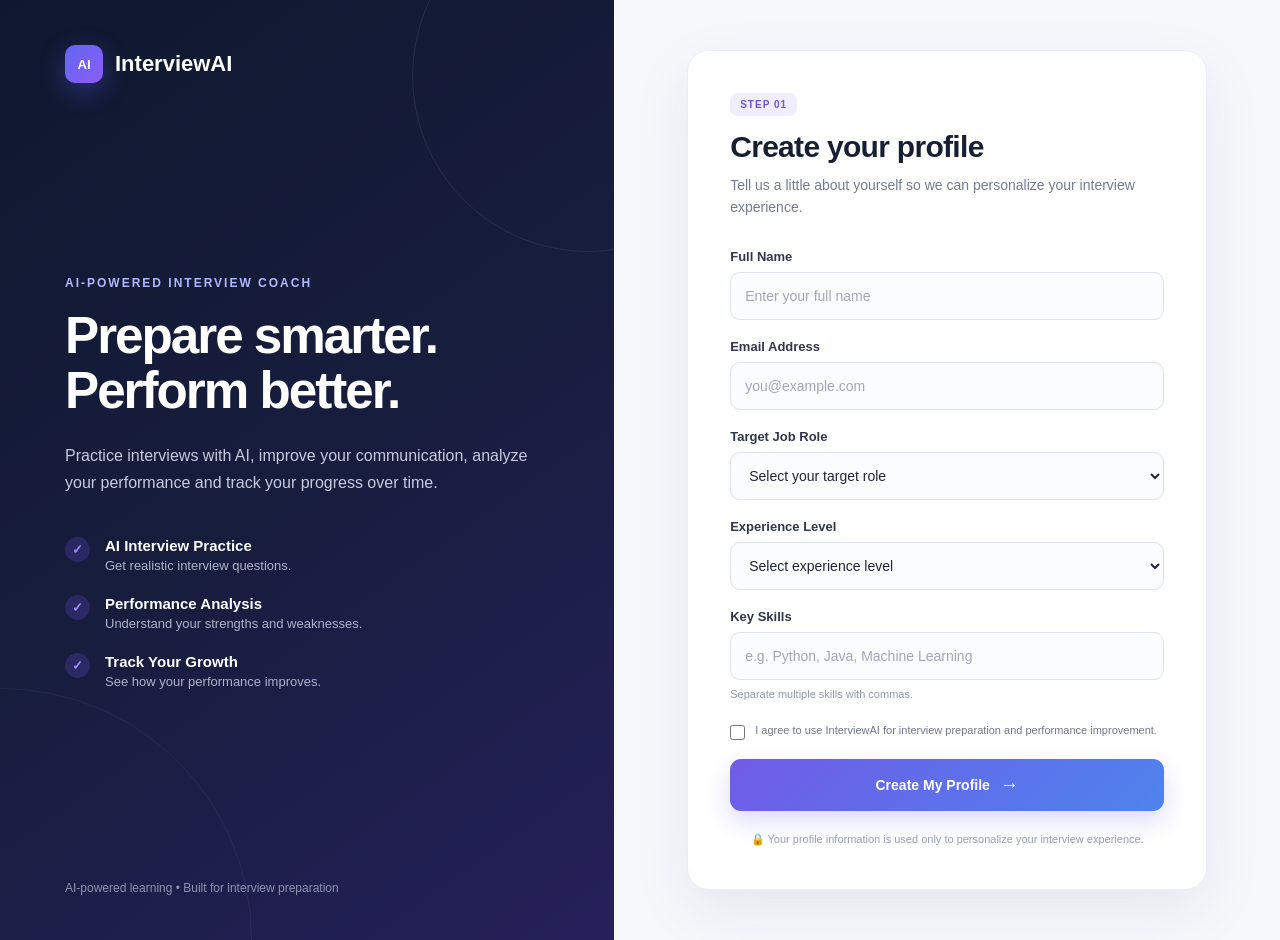
<file: index.html>
<!DOCTYPE html>
<html lang="en">
<head>
    <meta charset="UTF-8">
    <meta name="viewport" content="width=device-width, initial-scale=1.0">

    <title>InterviewAI | Create Profile</title>

    <link rel="stylesheet" href="style.css">
</head>

<body>

    <div class="register-container">

        <!-- LEFT SIDE -->
        <div class="register-left">

            <div class="brand">
                <div class="brand-icon">AI</div>
                <span>InterviewAI</span>
            </div>

            <div class="hero-content">

                <p class="tagline">AI-POWERED INTERVIEW COACH</p>

                <h1>
                    Prepare smarter.<br>
                    Perform better.
                </h1>

                <p class="description">
                    Practice interviews with AI, improve your communication,
                    analyze your performance and track your progress over time.
                </p>

                <div class="features">

                    <div class="feature">
                        <span>✓</span>
                        <div>
                            <strong>AI Interview Practice</strong>
                            <p>Get realistic interview questions.</p>
                        </div>
                    </div>

                    <div class="feature">
                        <span>✓</span>
                        <div>
                            <strong>Performance Analysis</strong>
                            <p>Understand your strengths and weaknesses.</p>
                        </div>
                    </div>

                    <div class="feature">
                        <span>✓</span>
                        <div>
                            <strong>Track Your Growth</strong>
                            <p>See how your performance improves.</p>
                        </div>
                    </div>

                </div>

            </div>

            <div class="left-footer">
                AI-powered learning • Built for interview preparation
            </div>

        </div>


        <!-- RIGHT SIDE -->
        <div class="register-right">

            <div class="form-wrapper">

                <div class="form-heading">

                    <span class="step">STEP 01</span>

                    <h2>Create your profile</h2>

                    <p>
                        Tell us a little about yourself so we can personalize
                        your interview experience.
                    </p>

                </div>


                <form id="registrationForm">

                    <!-- NAME -->
                    <div class="form-group">

                        <label for="fullName">
                            Full Name
                        </label>

                        <input
                            type="text"
                            id="fullName"
                            placeholder="Enter your full name"
                            required
                        >

                    </div>


                    <!-- EMAIL -->
                    <div class="form-group">

                        <label for="email">
                            Email Address
                        </label>

                        <input
                            type="email"
                            id="email"
                            placeholder="you@example.com"
                            required
                        >

                    </div>


                    <!-- TARGET ROLE -->
                    <div class="form-group">

                        <label for="targetRole">
                            Target Job Role
                        </label>

                        <select id="targetRole" required>

                            <option value="">
                                Select your target role
                            </option>

                            <option value="Software Developer">
                                Software Developer
                            </option>

                            <option value="AI/ML Engineer">
                                AI / ML Engineer
                            </option>

                            <option value="Data Scientist">
                                Data Scientist
                            </option>

                            <option value="Web Developer">
                                Web Developer
                            </option>

                            <option value="Data Analyst">
                                Data Analyst
                            </option>

                            <option value="Other">
                                Other
                            </option>

                        </select>

                    </div>


                    <!-- EXPERIENCE -->
                    <div class="form-group">

                        <label for="experience">
                            Experience Level
                        </label>

                        <select id="experience" required>

                            <option value="">
                                Select experience level
                            </option>

                            <option value="Student">
                                Student / Fresher
                            </option>

                            <option value="0-1">
                                0–1 Years
                            </option>

                            <option value="1-3">
                                1–3 Years
                            </option>

                            <option value="3+">
                                3+ Years
                            </option>

                        </select>

                    </div>


                    <!-- SKILLS -->
                    <div class="form-group">

                        <label for="skills">
                            Key Skills
                        </label>

                        <input
                            type="text"
                            id="skills"
                            placeholder="e.g. Python, Java, Machine Learning"
                            required
                        >

                        <small>
                            Separate multiple skills with commas.
                        </small>

                    </div>


                    <!-- TERMS -->
                    <div class="terms">

                        <input
                            type="checkbox"
                            id="terms"
                            required
                        >

                        <label for="terms">
                            I agree to use InterviewAI for interview
                            preparation and performance improvement.
                        </label>

                    </div>


                    <!-- BUTTON -->
                    <button
                        type="submit"
                        class="create-btn"
                    >
                        Create My Profile
                        <span>→</span>
                    </button>

                </form>


                <p class="privacy-note">
                    🔒 Your profile information is used only to personalize
                    your interview experience.
                </p>

            </div>

        </div>

    </div>

    <script src="script.js"></script>

</body>
</html>
</file>
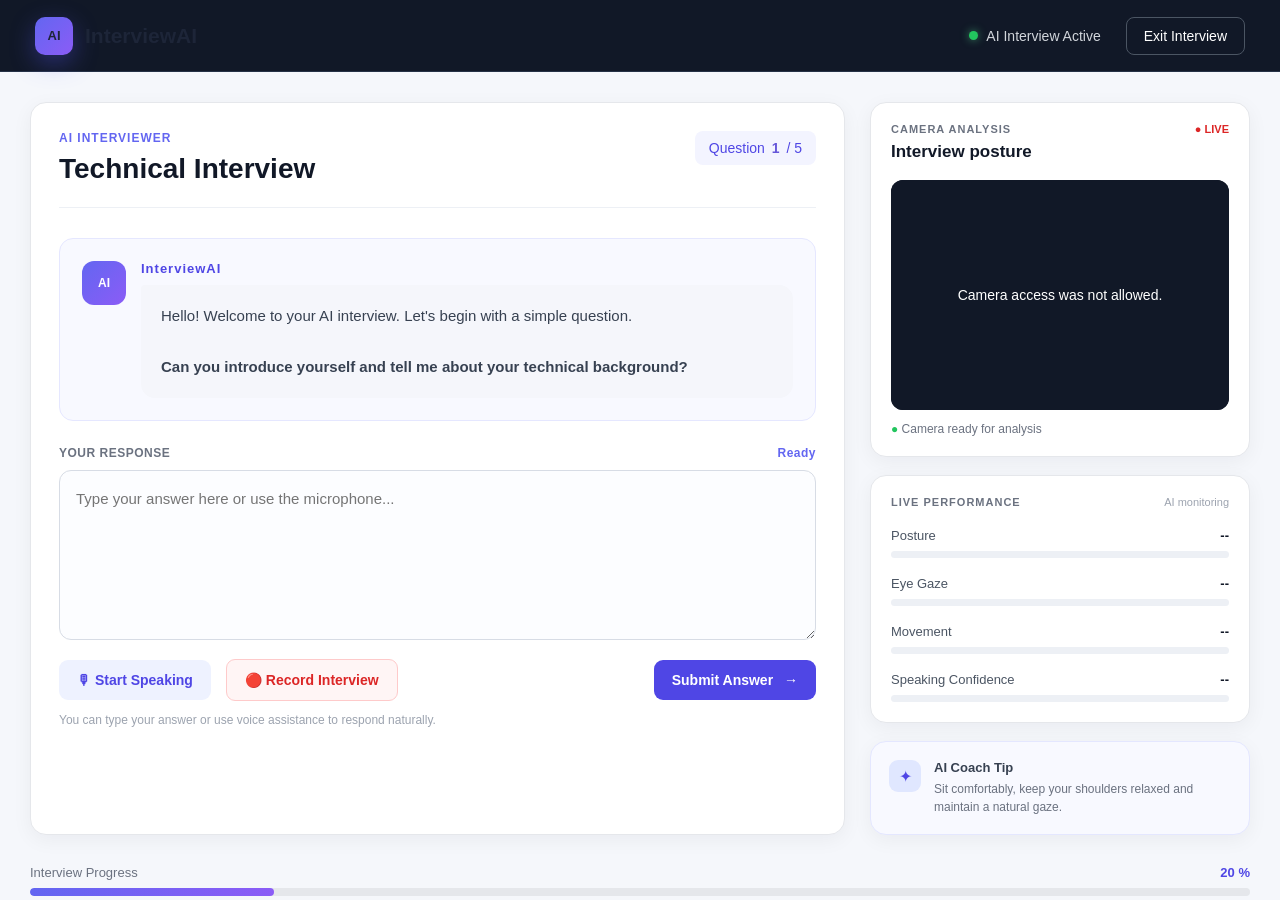
<file: interview.html>
<!DOCTYPE html>
<html lang="en">

<head>

    <meta charset="UTF-8">

    <meta
        name="viewport"
        content="width=device-width, initial-scale=1.0"
    >

    <title>InterviewAI | AI Interview</title>

    <link rel="stylesheet" href="style.css">
    
</head>


<body>

<div class="interview-page">


    <!-- ========================================
         TOP BAR
    ======================================== -->

    <header class="interview-header">

        <div class="interview-brand">

            <div class="brand-icon">
                AI
            </div>

            <span>
                InterviewAI
            </span>

        </div>


        <div class="interview-status">

            <span class="status-dot"></span>

            AI Interview Active

        </div>


        <button
            class="exit-interview"
            onclick="exitInterview()"
        >
            Exit Interview
        </button>

    </header>



    <!-- ========================================
         MAIN INTERVIEW AREA
    ======================================== -->

    <main class="interview-main">


        <!-- ====================================
             LEFT: AI CHAT
        ===================================== -->

        <section class="interview-chat">


            <div class="chat-header">

                <div>

                    <p class="dashboard-label">
                        AI INTERVIEWER
                    </p>

                    <h1>
                        Technical Interview
                    </h1>

                </div>


                <div class="question-counter">

                    Question
                    <strong id="questionNumber">
                        1
                    </strong>
                    / 5

                </div>

            </div>



            <!-- AI MESSAGE -->

            <div class="ai-message">

                <div class="ai-avatar">
                    AI
                </div>


                <div class="message-content">

                    <span class="message-label">
                        InterviewAI
                    </span>

                    <p id="aiQuestion">

                        Hello! Welcome to your AI interview.

                        Let's begin with a simple question.

                        <br><br>

                        <strong>
                            Can you introduce yourself and
                            tell me about your technical
                            background?
                        </strong>

                    </p>

                </div>

            </div>



            <!-- RESPONSE AREA -->

            <div class="response-area">


                <div class="response-label">

                    <span>
                        YOUR RESPONSE
                    </span>

                    <span id="recordingStatus">
                        Ready
                    </span>

                </div>


                <textarea
                    id="answerInput"
                    placeholder="Type your answer here or use the microphone..."
                ></textarea>


                <!-- VOICE CONTROLS -->

                <div class="voice-controls">
                    <button
                    id="micButton"
                    class="mic-button"
                    onclick="toggleRecording()"
                    >
                    🎙
                    <span>Start Speaking</span>
                </button>
                <button
                id="recordButton"
                class="record-button"
                onclick="toggleInterviewRecording()"
                >
                🔴
                <span>Record Interview</span>
            </button>
            <button
            class="submit-answer"
            onclick="submitAnswer()"
            >
            Submit Answer
            <span>→</span>
        </button>
    </div>


                <p class="voice-note">

                    You can type your answer or use voice
                    assistance to respond naturally.

                </p>

            </div>


        </section>



        <!-- ====================================
             RIGHT: CAMERA + LIVE ANALYSIS
        ===================================== -->

        <aside class="analysis-panel">


            <!-- CAMERA -->

            <div class="camera-card">

                <div class="camera-header">

                    <div>

                        <span>
                            CAMERA ANALYSIS
                        </span>

                        <h3>
                            Interview posture
                        </h3>

                    </div>


                    <span class="camera-live">
                        ● LIVE
                    </span>

                </div>


                <div class="camera-preview">
                    <video
                    id="cameraVideo"
                    autoplay
                    playsinline
                    muted
                    ></video>
                <div
                id="cameraMessage"
                class="camera-message"
                >
                Starting camera...
            </div>
        </div>


                <div class="camera-status">

                    <span>
                        ●
                    </span>

                    Camera ready for analysis

                </div>

            </div>



            <!-- LIVE METRICS -->

            <div class="metrics-card">

                <div class="metrics-title">

                    <span>
                        LIVE PERFORMANCE
                    </span>

                    <small>
                        AI monitoring
                    </small>

                </div>


                <!-- POSTURE -->

                <div class="metric">

                    <div class="metric-top">

                        <span>
                            Posture
                        </span>

                        <strong id="postureScore">
                            --
                        </strong>

                    </div>


                    <div class="metric-bar">

                        <div
                            id="postureProgress"
                            style="width: 0%;"
                        ></div>

                    </div>

                </div>



                <!-- GAZE -->

                <div class="metric">

                    <div class="metric-top">

                        <span>
                            Eye Gaze
                        </span>

                        <strong id="gazeScore">
                            --
                        </strong>

                    </div>


                    <div class="metric-bar">

                        <div
                            id="gazeProgress"
                            style="width: 0%;"
                        ></div>

                    </div>

                </div>



                <!-- MOVEMENT -->

                <div class="metric">

                    <div class="metric-top">

                        <span>
                            Movement
                        </span>

                        <strong id="movementScore">
                            --
                        </strong>

                    </div>


                    <div class="metric-bar">

                        <div
                            id="movementProgress"
                            style="width: 0%;"
                        ></div>

                    </div>

                </div>



                <!-- CONFIDENCE -->

                <div class="metric">

                    <div class="metric-top">

                        <span>
                            Speaking Confidence
                        </span>

                        <strong id="confidenceLiveScore">
                            --
                        </strong>

                    </div>


                    <div class="metric-bar">

                        <div
                            id="confidenceLiveProgress"
                            style="width: 0%;"
                        ></div>

                    </div>

                </div>

            </div>



            <!-- AI TIP -->

            <div class="live-tip">

                <span class="tip-icon">
                    ✦
                </span>

                <div>

                    <strong>
                        AI Coach Tip
                    </strong>

                    <p id="aiTip">
                        Sit comfortably, keep your shoulders
                        relaxed and maintain a natural gaze.
                    </p>

                </div>

            </div>


        </aside>


    </main>



    <!-- ========================================
         INTERVIEW PROGRESS
    ======================================== -->

    <div class="interview-progress">

        <div class="progress-info">

            <span>
                Interview Progress
            </span>

            <strong>
                <span id="progressPercent">
                    20
                </span>%
            </strong>

        </div>


        <div class="interview-progress-bar">

            <div
                id="interviewProgress"
                style="width: 20%;"
            ></div>

        </div>

    </div>


</div>



<script>

    // ========================================
    // QUESTIONS
    // ========================================

    const questions = [

        "Can you introduce yourself and tell me about your technical background?",

        "Tell me about a project you have worked on and the technologies you used.",

        "What is the difference between supervised and unsupervised machine learning?",

        "Describe a difficult technical problem you faced and how you solved it.",

        "Why should we consider you for this role?"
    ];


    let currentQuestion = 0;


    // ========================================
    // DISPLAY NEXT QUESTION
    // ========================================

    function showNextQuestion() {

        currentQuestion++;

        if (currentQuestion >= questions.length) {

            finishInterview();

            return;
        }


        document.getElementById("questionNumber")
            .textContent = currentQuestion + 1;


        document.getElementById("aiQuestion")
    .innerHTML =
    questions[currentQuestion];


// AI speaks the new question
setTimeout(() => {
    speakAI(questions[currentQuestion]);
}, 500);


        document.getElementById("answerInput")
            .value = "";


        const progress =
            ((currentQuestion + 1) / questions.length) * 100;


        document.getElementById("interviewProgress")
            .style.width = progress + "%";


        document.getElementById("progressPercent")
            .textContent = Math.round(progress);

    }



    // ========================================
    // SUBMIT ANSWER
    // ========================================

    function submitAnswer() {

        const answer =
            document.getElementById("answerInput")
                .value.trim();


        if (answer === "") {

            alert("Please provide an answer before continuing.");

            return;
        }


        // Temporary simulation
        // Real AI analysis will be connected later.

        updateLiveMetrics();

        showNextQuestion();

    }



    // ========================================
    // TEMPORARY LIVE METRICS
    // ========================================

    function updateLiveMetrics() {

        const posture = Math.floor(
            Math.random() * 15
        ) + 80;

        const gaze = Math.floor(
            Math.random() * 15
        ) + 75;

        const movement = Math.floor(
            Math.random() * 15
        ) + 78;

        const confidence = Math.floor(
            Math.random() * 15
        ) + 70;


        document.getElementById("postureScore")
            .textContent = posture + "%";

        document.getElementById("gazeScore")
            .textContent = gaze + "%";

        document.getElementById("movementScore")
            .textContent = movement + "%";

        document.getElementById("confidenceLiveScore")
            .textContent = confidence + "%";


        document.getElementById("postureProgress")
            .style.width = posture + "%";

        document.getElementById("gazeProgress")
            .style.width = gaze + "%";

        document.getElementById("movementProgress")
            .style.width = movement + "%";

        document.getElementById("confidenceLiveProgress")
            .style.width = confidence + "%";

    }



    // ========================================
    // MICROPHONE
    // ========================================

    // =====================================================
// REAL SPEECH RECOGNITION
// =====================================================

let recording = false;
let recognition = null;

const micButton = document.getElementById("micButton");
const recordingStatus = document.getElementById("recordingStatus");
const answerInput = document.getElementById("answerInput");


// Check browser support
if ("webkitSpeechRecognition" in window) {

    recognition = new webkitSpeechRecognition();

    recognition.continuous = true;
    recognition.interimResults = true;
    recognition.lang = "en-IN";


    // When speech is detected
    recognition.onresult = function(event) {

        let finalText = "";
        let interimText = "";

        for (
            let i = event.resultIndex;
            i < event.results.length;
            i++
        ) {

            const transcript =
                event.results[i][0].transcript;

            if (event.results[i].isFinal) {

                finalText += transcript + " ";

            } else {

                interimText += transcript;
            }
        }


        // Add final speech to textarea
        if (finalText) {

            answerInput.value += finalText;

        }
    };


    // Recognition stopped
    recognition.onend = function() {

        if (recording) {

            recognition.start();

        }
    };


    // Error handling
    recognition.onerror = function(event) {

        console.error(
            "Speech recognition error:",
            event.error
        );

        recording = false;

        micButton.innerHTML =
            "🎙 <span>Start Speaking</span>";

        recordingStatus.textContent =
            "Microphone error";
    };


} else {

    console.log(
        "Speech recognition is not supported in this browser."
    );
}


// =====================================================
// START / STOP RECORDING
// =====================================================

function toggleRecording() {

    if (!recognition) {

        alert(
            "Speech recognition is not supported in this browser. Please use Google Chrome."
        );

        return;
    }


    if (!recording) {

        // START
        recording = true;

        recognition.start();

        micButton.innerHTML =
            "⏹ <span>Stop Speaking</span>";

        recordingStatus.textContent =
            "Listening...";

        recordingStatus.style.color =
            "#dc2626";


    } else {

        // STOP
        recording = false;

        recognition.stop();

        micButton.innerHTML =
            "🎙 <span>Start Speaking</span>";

        recordingStatus.textContent =
            "Ready";

        recordingStatus.style.color =
            "#6366f1";
    }
}


    // ========================================
    // FINISH INTERVIEW
    // ========================================

    function finishInterview() {

        alert(
            "Interview completed!\n\n" +
            "The AI performance report will be generated here."
        );


        window.location.href =
            "performance.html";

    }



    // ========================================
    // EXIT INTERVIEW
    // ========================================

    function exitInterview() {

        const confirmExit =
            confirm(
                "Are you sure you want to exit the interview?"
            );


        if (confirmExit) {

            window.location.href =
                "performance.html";

        }

    }
    // =====================================================
// REAL CAMERA
// =====================================================

const cameraVideo = document.getElementById("cameraVideo");
const cameraMessage = document.getElementById("cameraMessage");

async function startCamera() {

    try {

        const stream = await navigator.mediaDevices.getUserMedia({
            video: true,
            audio: false
        });

        cameraVideo.srcObject = stream;

        cameraMessage.style.display = "none";

    } catch (error) {

        console.error("Camera error:", error);

        cameraMessage.textContent =
            "Camera access was not allowed.";

    }
}


// Start camera when page loads
window.addEventListener("load", startCamera);

// =====================================================
// INTERVIEW VIDEO + AUDIO RECORDING
// =====================================================

let interviewRecorder = null;
let recordedChunks = [];
let interviewStream = null;
let isInterviewRecording = false;


async function toggleInterviewRecording() {

    const recordButton =
        document.getElementById("recordButton");

    const status =
        document.getElementById("recordingStatus");


    // STOP RECORDING
    if (isInterviewRecording) {

        interviewRecorder.stop();

        isInterviewRecording = false;

        recordButton.innerHTML =
            "🔴 <span>Record Interview</span>";

        status.textContent =
            "Recording saved";

        status.style.color =
            "#16a34a";

        return;
    }


    // START RECORDING
    try {

        interviewStream =
            await navigator.mediaDevices.getUserMedia({
                video: true,
                audio: true
            });


        recordedChunks = [];


        interviewRecorder =
            new MediaRecorder(interviewStream);


        interviewRecorder.ondataavailable =
            function(event) {

                if (event.data.size > 0) {

                    recordedChunks.push(event.data);
                }
            };


        interviewRecorder.onstop =
            function() {

                const recordedBlob =
                    new Blob(
                        recordedChunks,
                        {
                            type: "video/webm"
                        }
                    );


                const videoURL =
                    URL.createObjectURL(recordedBlob);


                // Store temporarily for this browser session
                window.lastInterviewRecording =
                    videoURL;


                // Stop camera and microphone
                interviewStream
                    .getTracks()
                    .forEach(track => track.stop());


                console.log(
                    "Interview recording completed."
                );

                console.log(
                    "Recording URL:",
                    videoURL
                );
            };


        interviewRecorder.start();

        isInterviewRecording = true;


        recordButton.innerHTML =
            "⏹ <span>Stop Recording</span>";

        status.textContent =
            "Recording...";

        status.style.color =
            "#dc2626";


    } catch (error) {

        console.error(
            "Recording error:",
            error
        );

        alert(
            "Camera and microphone permission is required to record the interview."
        );
    }
}

// ========================================
// AI VOICE ASSISTANT
// ========================================

function speakAI(text) {

    if (!("speechSynthesis" in window)) {
        console.log("Text-to-speech is not supported.");
        return;
    }

    // Stop previous speech
    window.speechSynthesis.cancel();

    const speech = new SpeechSynthesisUtterance(text);

    speech.lang = "en-IN";
    speech.rate = 0.95;
    speech.pitch = 1;
    speech.volume = 1;

    window.speechSynthesis.speak(speech);
}
// Speak the first interview question
window.addEventListener("load", () => {

    setTimeout(() => {
        speakAI(questions[0]);
    }, 1000);

});

</script>


</body>

</html>
</file>
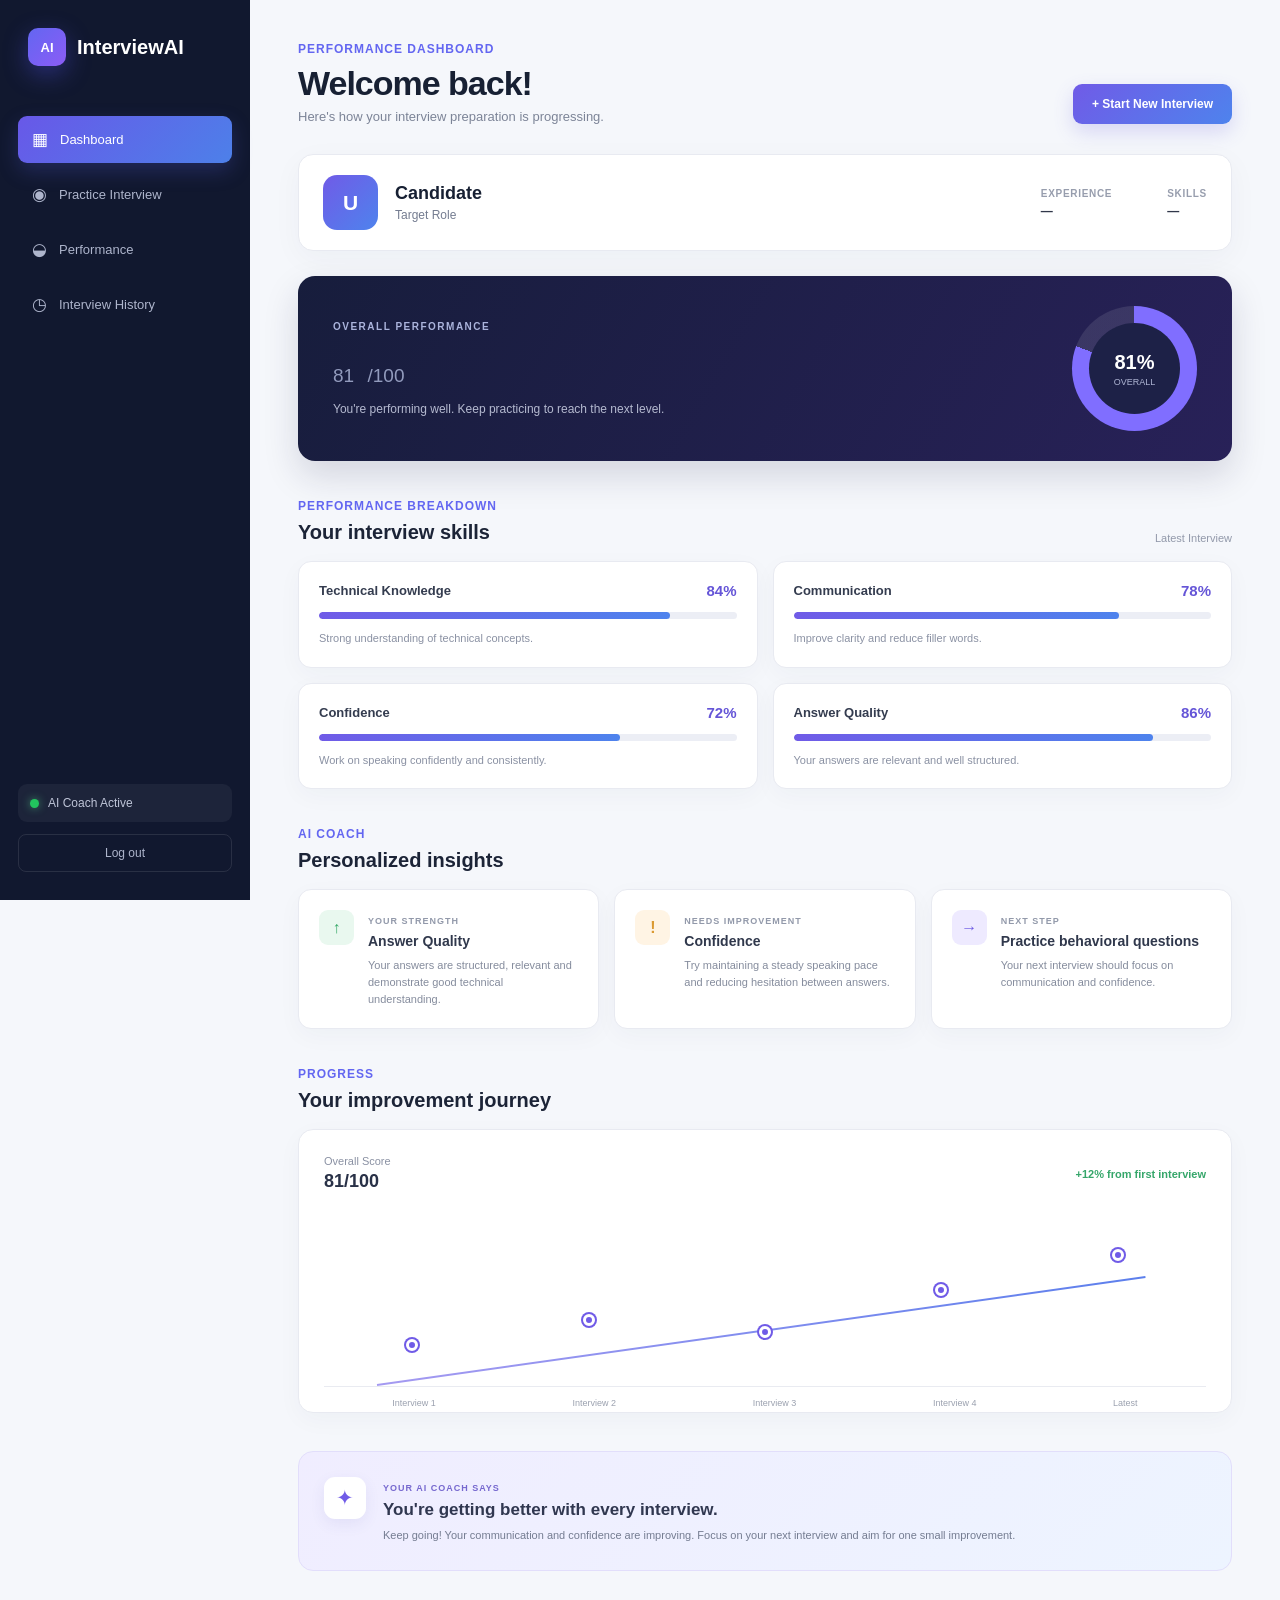
<file: performance.html>
<!DOCTYPE html>
<html lang="en">

<head>

    <meta charset="UTF-8">

    <meta
        name="viewport"
        content="width=device-width, initial-scale=1.0"
    >

    <title>InterviewAI | Performance</title>

    <link rel="stylesheet" href="style.css">

</head>


<body>

<div class="dashboard">


    <!-- =========================
         SIDEBAR
    ========================== -->

    <aside class="sidebar">

        <div class="sidebar-brand">

            <div class="brand-icon">
                AI
            </div>

            <span>
                InterviewAI
            </span>

        </div>


        <nav class="sidebar-nav">

            <a href="#" class="nav-item active">

                <span>▦</span>

                Dashboard

            </a>


            <a href="#" class="nav-item">

                <span>◉</span>

                Practice Interview

            </a>


            <a href="#" class="nav-item">

                <span>◒</span>

                Performance

            </a>


            <a href="#" class="nav-item">

                <span>◷</span>

                Interview History

            </a>

        </nav>


        <div class="sidebar-bottom">

            <div class="ai-status">

                <span class="status-dot"></span>

                AI Coach Active

            </div>


            <button
                class="logout-btn"
                onclick="logout()"
            >
                Log out
            </button>

        </div>

    </aside>



    <!-- =========================
         MAIN CONTENT
    ========================== -->

    <main class="dashboard-main">


        <!-- HEADER -->

        <header class="dashboard-header">

            <div>

                <p class="dashboard-label">
                    PERFORMANCE DASHBOARD
                </p>

                <h1 id="welcomeMessage">
                    Welcome back!
                </h1>

                <p class="dashboard-subtitle">
                    Here's how your interview preparation is progressing.
                </p>

            </div>


            <button
                class="new-interview-btn"
                onclick="startInterview()"
            >
                + Start New Interview
            </button>

        </header>



        <!-- =========================
             PROFILE SUMMARY
        ========================== -->

        <section class="profile-card">

            <div class="profile-avatar" id="profileAvatar">
                U
            </div>


            <div class="profile-info">

                <h2 id="candidateName">
                    Candidate
                </h2>

                <p id="candidateRole">
                    Target Role
                </p>

            </div>


            <div class="profile-details">

                <div>

                    <span>Experience</span>

                    <strong id="candidateExperience">
                        —
                    </strong>

                </div>


                <div>

                    <span>Skills</span>

                    <strong id="candidateSkills">
                        —
                    </strong>

                </div>

            </div>

        </section>



        <!-- =========================
             OVERALL SCORE
        ========================== -->

        <section class="score-section">


            <div class="overall-score-card">

                <div>

                    <p class="card-label">
                        OVERALL PERFORMANCE
                    </p>

                    <h2>
                        <span id="overallScore">--</span>
                        <span>/100</span>
                    </h2>

                    <p class="score-description">
                        You're performing well. Keep practicing
                        to reach the next level.
                    </p>

                </div>


                <div class="score-circle">

                    <div>

                        <strong id="overallPercentage">
                            --%
                        </strong>

                        <span>
                            Overall
                        </span>

                    </div>

                </div>

            </div>


        </section>



        <!-- =========================
             PERFORMANCE BREAKDOWN
        ========================== -->

        <section>

            <div class="section-heading">

                <div>

                    <p class="dashboard-label">
                        PERFORMANCE BREAKDOWN
                    </p>

                    <h2>
                        Your interview skills
                    </h2>

                </div>

                <span class="latest-date">
                    Latest Interview
                </span>

            </div>


            <div class="performance-grid">


                <!-- TECHNICAL -->

                <div class="performance-card">

                    <div class="performance-card-top">

                        <span>
                            Technical Knowledge
                        </span>

                        <strong id="technicalScore">
                            --%
                        </strong>

                    </div>


                    <div class="progress-bar">

                        <div
                        id="technicalProgress"
                        class="progress technical"
                        style="width: 0%;">
                    </div>

                    </div>


                    <p>
                        Strong understanding of technical concepts.
                    </p>

                </div>



                <!-- COMMUNICATION -->

                <div class="performance-card">

                    <div class="performance-card-top">

                        <span>
                            Communication
                        </span>

                        <strong id="communicationScore">
                            --%
                        </strong>

                    </div>


                    <div class="progress-bar">

                        <div
                        id="communicationProgress"
                        class="progress communication"
                        style="width: 0%;"
                        ></div>

                    </div>


                    <p>
                        Improve clarity and reduce filler words.
                    </p>

                </div>



                <!-- CONFIDENCE -->

                <div class="performance-card">

                    <div class="performance-card-top">

                        <span>
                            Confidence
                        </span>

                        <strong id="confidenceScore">
                            --%
                        </strong>

                    </div>


                    <div class="progress-bar">

                        <div
                        id="confidenceProgress"
                        class="progress confidence"
                        style="width: 0%;"
                        ></div>

                    </div>


                    <p>
                        Work on speaking confidently and consistently.
                    </p>

                </div>



                <!-- ANSWER QUALITY -->

                <div class="performance-card">

                    <div class="performance-card-top">

                        <span>
                            Answer Quality
                        </span>

                        <strong id="answerQualityScore">
                            --%
                        </strong>

                    </div>


                    <div class="progress-bar">

                        <div
                        id="answerQualityProgress"
                        class="progress answer-quality"
                        style="width: 0%;"
                        ></div>

                    </div>


                    <p>
                        Your answers are relevant and well structured.
                    </p>

                </div>


            </div>

        </section>



        <!-- =========================
             AI INSIGHTS
        ========================== -->

        <section class="insights-section">

            <div class="section-heading">

                <div>

                    <p class="dashboard-label">
                        AI COACH
                    </p>

                    <h2>
                        Personalized insights
                    </h2>

                </div>

            </div>


            <div class="insights-grid">


                <div class="insight-card strength">

                    <span class="insight-icon">
                        ↑
                    </span>

                    <div>

                        <span>
                            YOUR STRENGTH
                        </span>

                        <h3>
                            Answer Quality
                        </h3>

                        <p>
                            Your answers are structured,
                            relevant and demonstrate
                            good technical understanding.
                        </p>

                    </div>

                </div>



                <div class="insight-card improvement">

                    <span class="insight-icon">
                        !
                    </span>

                    <div>

                        <span>
                            NEEDS IMPROVEMENT
                        </span>

                        <h3>
                            Confidence
                        </h3>

                        <p>
                            Try maintaining a steady speaking
                            pace and reducing hesitation
                            between answers.
                        </p>

                    </div>

                </div>



                <div class="insight-card next-step">

                    <span class="insight-icon">
                        →
                    </span>

                    <div>

                        <span>
                            NEXT STEP
                        </span>

                        <h3>
                            Practice behavioral questions
                        </h3>

                        <p>
                            Your next interview should focus
                            on communication and confidence.
                        </p>

                    </div>

                </div>


            </div>

        </section>



        <!-- =========================
             PROGRESS
        ========================== -->

        <section class="progress-section">

            <div class="section-heading">

                <div>

                    <p class="dashboard-label">
                        PROGRESS
                    </p>

                    <h2>
                        Your improvement journey
                    </h2>

                </div>

            </div>


            <div class="progress-card">


                <div class="progress-header">

                    <div>

                        <span>
                            Overall Score
                        </span>

                        <strong>
                            81/100
                        </strong>

                    </div>

                    <span class="growth">
                        +12% from first interview
                    </span>

                </div>


                <div class="chart-placeholder">

                    <div class="chart-line">

                        <span class="point p1"></span>

                        <span class="point p2"></span>

                        <span class="point p3"></span>

                        <span class="point p4"></span>

                        <span class="point p5"></span>

                    </div>


                    <div class="chart-labels">

                        <span>
                            Interview 1
                        </span>

                        <span>
                            Interview 2
                        </span>

                        <span>
                            Interview 3
                        </span>

                        <span>
                            Interview 4
                        </span>

                        <span>
                            Latest
                        </span>

                    </div>

                </div>

            </div>

        </section>



        <!-- =========================
             AI ENCOURAGEMENT
        ========================== -->

        <section class="encouragement-card">

            <div class="encouragement-icon">
                ✦
            </div>

            <div>

                <span>
                    YOUR AI COACH SAYS
                </span>

                <h2>
                    You're getting better with every interview.
                </h2>

                <p>
                    Keep going! Your communication and confidence
                    are improving. Focus on your next interview
                    and aim for one small improvement.
                </p>

            </div>

        </section>


    </main>

</div>


<script>

    // ========================================
    // LOAD PROFILE
    // ========================================

    const savedProfile =
        localStorage.getItem("interviewAIProfile");


    if (savedProfile) {

        const profile =
            JSON.parse(savedProfile);


        document.getElementById("candidateName")
            .textContent = profile.name;


        document.getElementById("welcomeMessage")
            .textContent =
            "Welcome back, " + profile.name.split(" ")[0] + "!";


        document.getElementById("candidateRole")
            .textContent = profile.targetRole;


        document.getElementById("candidateExperience")
            .textContent = profile.experience;


        document.getElementById("candidateSkills")
            .textContent =
            profile.skills.join(", ");


        document.getElementById("profileAvatar")
            .textContent =
            profile.name.charAt(0).toUpperCase();

    }



    // ========================================
    // LOGOUT
    // ========================================

    function logout() {

        localStorage.removeItem("interviewAIProfile");

        window.location.href = "index.html";

    }



    // ========================================
    // START INTERVIEW
    // ========================================

    function startInterview() {

    window.location.href = "interview.html";
}

    // ========================================
// PERFORMANCE DATA
// ========================================

// Temporary demo data.
// Later this will come from the actual AI analysis.

const performanceData = {
    overall: 81,
    technical: 84,
    communication: 78,
    confidence: 72,
    answerQuality: 86
};


// ========================================
// DISPLAY PERFORMANCE DATA
// ========================================

document.getElementById("overallScore")
    .textContent = performanceData.overall;

document.getElementById("overallPercentage")
    .textContent = performanceData.overall + "%";

document.getElementById("technicalScore")
    .textContent = performanceData.technical + "%";

document.getElementById("communicationScore")
    .textContent = performanceData.communication + "%";

document.getElementById("confidenceScore")
    .textContent = performanceData.confidence + "%";

document.getElementById("answerQualityScore")
    .textContent = performanceData.answerQuality + "%";


// Progress bars

document.getElementById("technicalProgress")
    .style.width = performanceData.technical + "%";

document.getElementById("communicationProgress")
    .style.width = performanceData.communication + "%";

document.getElementById("confidenceProgress")
    .style.width = performanceData.confidence + "%";

document.getElementById("answerQualityProgress")
    .style.width = performanceData.answerQuality + "%";

</script>


</body>

</html>
</file>
<file: style.css>
/* ================================
   GLOBAL
================================ */

* {
    margin: 0;
    padding: 0;
    box-sizing: border-box;
}

body {
    font-family: "Segoe UI", Arial, sans-serif;
    background: #f4f6fb;
    color: #172033;
}


/* ================================
   MAIN CONTAINER
================================ */

.register-container {
    min-height: 100vh;
    display: flex;
}


/* ================================
   LEFT SECTION
================================ */

.register-left {
    width: 48%;
    min-height: 100vh;
    padding: 45px 65px;

    background: linear-gradient(
        145deg,
        #10182f,
        #171d3d,
        #25205a
    );

    color: white;

    display: flex;
    flex-direction: column;
    justify-content: space-between;

    position: relative;
    overflow: hidden;
}


/* Decorative circles */

.register-left::before {
    content: "";
    position: absolute;

    width: 350px;
    height: 350px;

    border: 1px solid rgba(255,255,255,0.08);
    border-radius: 50%;

    right: -150px;
    top: -100px;
}

.register-left::after {
    content: "";
    position: absolute;

    width: 500px;
    height: 500px;

    border: 1px solid rgba(255,255,255,0.05);
    border-radius: 50%;

    left: -250px;
    bottom: -250px;
}


/* ================================
   BRAND
================================ */

.brand {
    display: flex;
    align-items: center;
    gap: 12px;

    font-size: 22px;
    font-weight: 700;

    position: relative;
    z-index: 2;
}

.brand-icon {
    width: 42px;
    height: 42px;

    display: flex;
    align-items: center;
    justify-content: center;

    border-radius: 12px;

    background: linear-gradient(
        135deg,
        #7c5cff,
        #4f8cff
    );

    font-size: 14px;
    font-weight: 800;

    box-shadow: 0 8px 25px rgba(90, 90, 255, 0.35);
}


/* ================================
   HERO CONTENT
================================ */

.hero-content {
    max-width: 550px;

    position: relative;
    z-index: 2;
}

.tagline {
    font-size: 12px;
    letter-spacing: 2px;

    color: #aeb8ff;

    font-weight: 700;

    margin-bottom: 18px;
}

.hero-content h1 {
    font-size: clamp(42px, 4vw, 64px);
    line-height: 1.08;

    margin-bottom: 24px;

    letter-spacing: -2px;
}

.description {
    color: #c7cbe0;

    font-size: 16px;
    line-height: 1.7;

    max-width: 480px;

    margin-bottom: 40px;
}


/* ================================
   FEATURES
================================ */

.features {
    display: flex;
    flex-direction: column;
    gap: 22px;
}

.feature {
    display: flex;
    align-items: flex-start;
    gap: 15px;
}

.feature > span {
    width: 25px;
    height: 25px;

    border-radius: 50%;

    background: rgba(124, 92, 255, 0.2);

    color: #9f8cff;

    display: flex;
    align-items: center;
    justify-content: center;

    font-size: 13px;
    font-weight: bold;

    flex-shrink: 0;
}

.feature strong {
    display: block;

    font-size: 15px;

    margin-bottom: 4px;
}

.feature p {
    color: #aeb3c9;

    font-size: 13px;
}


/* ================================
   FOOTER
================================ */

.left-footer {
    color: #8e94ad;

    font-size: 12px;

    position: relative;
    z-index: 2;
}


/* ================================
   RIGHT SECTION
================================ */

.register-right {
    width: 52%;
    min-height: 100vh;

    background: #f7f8fc;

    display: flex;
    align-items: center;
    justify-content: center;

    padding: 50px;
}


/* ================================
   FORM WRAPPER
================================ */

.form-wrapper {
    width: 100%;
    max-width: 520px;

    background: white;

    padding: 42px;

    border-radius: 22px;

    box-shadow:
        0 20px 60px rgba(31, 41, 80, 0.08);

    border: 1px solid #eceef5;
}


/* ================================
   FORM HEADING
================================ */

.form-heading {
    margin-bottom: 30px;
}

.step {
    display: inline-block;

    color: #6956d8;

    background: #f0edff;

    padding: 6px 10px;

    border-radius: 7px;

    font-size: 10px;

    font-weight: 800;

    letter-spacing: 1px;

    margin-bottom: 14px;
}

.form-heading h2 {
    font-size: 30px;

    margin-bottom: 10px;

    letter-spacing: -0.7px;
}

.form-heading p {
    color: #747b91;

    font-size: 14px;

    line-height: 1.6;
}


/* ================================
   FORM
================================ */

form {
    display: flex;
    flex-direction: column;

    gap: 19px;
}

.form-group {
    display: flex;
    flex-direction: column;

    gap: 8px;
}

.form-group label {
    font-size: 13px;

    font-weight: 700;

    color: #30374b;
}

.form-group input,
.form-group select {
    width: 100%;

    height: 48px;

    border: 1px solid #dfe2eb;

    border-radius: 10px;

    padding: 0 14px;

    font-size: 14px;

    color: #202638;

    background: #fbfcfe;

    outline: none;

    transition: 0.2s;
}

.form-group input:focus,
.form-group select:focus {
    border-color: #7461e8;

    background: white;

    box-shadow:
        0 0 0 4px rgba(116, 97, 232, 0.08);
}

.form-group input::placeholder {
    color: #a2a7b5;
}

.form-group small {
    font-size: 11px;

    color: #9298a8;
}


/* ================================
   TERMS
================================ */

.terms {
    display: flex;

    align-items: flex-start;

    gap: 10px;

    margin-top: 3px;
}

.terms input {
    margin-top: 3px;

    accent-color: #705be7;

    width: 15px;
    height: 15px;
}

.terms label {
    color: #70778a;

    font-size: 11px;

    line-height: 1.5;

    cursor: pointer;
}


/* ================================
   BUTTON
================================ */

.create-btn {
    width: 100%;

    height: 52px;

    border: none;

    border-radius: 11px;

    background: linear-gradient(
        135deg,
        #705be7,
        #4e83ed
    );

    color: white;

    font-size: 14px;

    font-weight: 700;

    cursor: pointer;

    display: flex;

    align-items: center;

    justify-content: center;

    gap: 10px;

    transition: 0.25s;

    box-shadow:
        0 10px 25px rgba(93, 85, 220, 0.22);
}

.create-btn span {
    font-size: 19px;

    transition: 0.2s;
}

.create-btn:hover {
    transform: translateY(-2px);

    box-shadow:
        0 14px 30px rgba(93, 85, 220, 0.3);
}

.create-btn:hover span {
    transform: translateX(4px);
}

.create-btn:active {
    transform: translateY(0);
}


/* ================================
   PRIVACY
================================ */

.privacy-note {
    text-align: center;

    color: #9a9fad;

    font-size: 11px;

    margin-top: 20px;

    line-height: 1.5;
}


/* ================================
   RESPONSIVE
================================ */

@media (max-width: 1000px) {

    .register-left {
        padding: 40px;
    }

    .register-right {
        padding: 30px;
    }

    .hero-content h1 {
        font-size: 44px;
    }

}


@media (max-width: 750px) {

    .register-container {
        flex-direction: column;
    }

    .register-left {
        width: 100%;
        min-height: auto;

        padding: 35px 25px;
    }

    .hero-content {
        margin-top: 70px;
        margin-bottom: 50px;
    }

    .hero-content h1 {
        font-size: 42px;
    }

    .register-right {
        width: 100%;

        padding: 25px 15px;
    }

    .form-wrapper {
        padding: 30px 22px;

        border-radius: 16px;
    }

}


@media (max-width: 450px) {

    .hero-content h1 {
        font-size: 36px;
    }

    .description {
        font-size: 14px;
    }

    .form-heading h2 {
        font-size: 25px;
    }

}
/* ========================================
   PERFORMANCE DASHBOARD
======================================== */

.dashboard {
    min-height: 100vh;
    display: flex;
    background: #f5f7fb;
}


/* ========================================
   SIDEBAR
======================================== */

.sidebar {
    width: 250px;
    min-height: 100vh;

    background: #11182f;
    color: white;

    padding: 28px 18px;

    display: flex;
    flex-direction: column;

    position: fixed;
    left: 0;
    top: 0;
    bottom: 0;
}

.sidebar-brand {
    display: flex;
    align-items: center;
    gap: 11px;

    padding: 0 10px;

    font-size: 20px;
    font-weight: 700;

    margin-bottom: 50px;
}

.sidebar-nav {
    display: flex;
    flex-direction: column;
    gap: 8px;
}

.nav-item {
    text-decoration: none;

    color: #aeb5cc;

    padding: 13px 14px;

    border-radius: 9px;

    font-size: 13px;

    display: flex;
    align-items: center;

    gap: 12px;

    transition: 0.2s;
}

.nav-item span {
    font-size: 17px;
}

.nav-item:hover {
    background: rgba(255,255,255,0.07);
    color: white;
}

.nav-item.active {
    background: linear-gradient(
        135deg,
        #6858e8,
        #4d80e9
    );

    color: white;

    box-shadow:
        0 8px 20px rgba(83, 91, 220, 0.25);
}

.sidebar-bottom {
    margin-top: auto;
}

.ai-status {
    padding: 12px;

    border-radius: 9px;

    background: rgba(255,255,255,0.05);

    color: #bfc5d8;

    font-size: 12px;

    display: flex;
    align-items: center;
    gap: 9px;

    margin-bottom: 12px;
}

.status-dot {
    width: 8px;
    height: 8px;

    background: #55d98b;

    border-radius: 50%;

    box-shadow: 0 0 8px rgba(85,217,139,0.6);
}

.logout-btn {
    width: 100%;

    padding: 11px;

    background: transparent;

    border: 1px solid rgba(255,255,255,0.1);

    color: #aeb5cc;

    border-radius: 8px;

    cursor: pointer;

    font-size: 12px;
}

.logout-btn:hover {
    background: rgba(255,255,255,0.06);
    color: white;
}


/* ========================================
   MAIN DASHBOARD
======================================== */

.dashboard-main {
    margin-left: 250px;

    width: calc(100% - 250px);

    padding: 42px 48px;

    max-width: 1500px;
}


/* ========================================
   HEADER
======================================== */

.dashboard-header {
    display: flex;

    align-items: flex-end;

    justify-content: space-between;

    gap: 25px;

    margin-bottom: 30px;
}

.dashboard-label {
    font-size: 10px;

    letter-spacing: 1.6px;

    color: #7264d9;

    font-weight: 800;

    margin-bottom: 8px;
}

.dashboard-header h1 {
    font-size: 34px;

    letter-spacing: -1px;

    color: #172033;

    margin-bottom: 6px;
}

.dashboard-subtitle {
    color: #7c8497;

    font-size: 13px;
}

.new-interview-btn {
    border: none;

    background: linear-gradient(
        135deg,
        #705be7,
        #4e83ed
    );

    color: white;

    padding: 13px 19px;

    border-radius: 9px;

    font-weight: 700;

    font-size: 12px;

    cursor: pointer;

    box-shadow:
        0 8px 20px rgba(93,85,220,0.2);

    transition: 0.2s;

    white-space: nowrap;
}

.new-interview-btn:hover {
    transform: translateY(-2px);
}


/* ========================================
   PROFILE CARD
======================================== */

.profile-card {
    background: white;

    border: 1px solid #e8eaf1;

    border-radius: 15px;

    padding: 20px 24px;

    display: flex;

    align-items: center;

    gap: 17px;

    margin-bottom: 25px;

    box-shadow:
        0 8px 30px rgba(35,45,80,0.04);
}

.profile-avatar {
    width: 55px;
    height: 55px;

    border-radius: 14px;

    background: linear-gradient(
        135deg,
        #705be7,
        #4e83ed
    );

    color: white;

    display: flex;
    align-items: center;
    justify-content: center;

    font-size: 21px;
    font-weight: 800;

    flex-shrink: 0;
}

.profile-info {
    min-width: 190px;
}

.profile-info h2 {
    font-size: 18px;

    margin-bottom: 4px;
}

.profile-info p {
    font-size: 12px;

    color: #747c90;
}

.profile-details {
    margin-left: auto;

    display: flex;

    gap: 55px;
}

.profile-details div {
    display: flex;
    flex-direction: column;

    gap: 5px;
}

.profile-details span {
    font-size: 10px;

    text-transform: uppercase;

    letter-spacing: 0.7px;

    color: #979dad;

    font-weight: 700;
}

.profile-details strong {
    font-size: 12px;

    color: #30374a;

    max-width: 220px;
}


/* ========================================
   OVERALL SCORE
======================================== */

.overall-score-card {
    background: linear-gradient(
        120deg,
        #171d3c,
        #282158
    );

    color: white;

    border-radius: 17px;

    padding: 30px 35px;

    display: flex;

    align-items: center;

    justify-content: space-between;

    margin-bottom: 38px;

    box-shadow:
        0 15px 35px rgba(25,29,65,0.15);
}

.card-label {
    font-size: 10px;

    letter-spacing: 1.5px;

    color: #abb4dc;

    font-weight: 800;

    margin-bottom: 10px;
}

.overall-score-card h2 {
    font-size: 48px;

    line-height: 1;

    margin-bottom: 12px;
}

.overall-score-card h2 span {
    font-size: 19px;

    color: #929bbd;

    font-weight: 500;
}

.score-description {
    font-size: 12px;

    color: #b5bad0;
}


/* ========================================
   SCORE CIRCLE
======================================== */

.score-circle {
    width: 125px;
    height: 125px;

    border-radius: 50%;

    background:
        conic-gradient(
            #806eff 0deg 291deg,
            rgba(255,255,255,0.1) 291deg 360deg
        );

    display: flex;

    align-items: center;
    justify-content: center;

    position: relative;
}

.score-circle::before {
    content: "";

    position: absolute;

    width: 91px;
    height: 91px;

    background: #1d2147;

    border-radius: 50%;
}

.score-circle div {
    position: relative;

    text-align: center;

    display: flex;
    flex-direction: column;

    gap: 3px;
}

.score-circle strong {
    font-size: 20px;
}

.score-circle span {
    font-size: 9px;

    color: #aeb5d3;

    text-transform: uppercase;
}


/* ========================================
   SECTION HEADING
======================================== */

.section-heading {
    display: flex;

    align-items: flex-end;

    justify-content: space-between;

    margin-bottom: 17px;
}

.section-heading h2 {
    font-size: 20px;

    color: #1c2437;
}

.latest-date {
    color: #9299aa;

    font-size: 11px;
}


/* ========================================
   PERFORMANCE GRID
======================================== */

.performance-grid {
    display: grid;

    grid-template-columns:
        repeat(2, 1fr);

    gap: 15px;

    margin-bottom: 38px;
}

.performance-card {
    background: white;

    border: 1px solid #e8eaf1;

    border-radius: 13px;

    padding: 20px;

    box-shadow:
        0 7px 25px rgba(35,45,80,0.035);
}

.performance-card-top {
    display: flex;

    justify-content: space-between;

    align-items: center;

    margin-bottom: 13px;
}

.performance-card-top span {
    font-size: 13px;

    color: #343c4f;

    font-weight: 600;
}

.performance-card-top strong {
    font-size: 15px;

    color: #6555d7;
}

.progress-bar {
    width: 100%;

    height: 7px;

    background: #eceef5;

    border-radius: 20px;

    overflow: hidden;

    margin-bottom: 11px;
}

.progress {
    height: 100%;

    border-radius: 20px;

    background: linear-gradient(
        90deg,
        #705be7,
        #4e83ed
    );
}

.performance-card p {
    font-size: 11px;

    color: #8a91a3;

    line-height: 1.5;
}


/* ========================================
   AI INSIGHTS
======================================== */

.insights-section {
    margin-bottom: 38px;
}

.insights-grid {
    display: grid;

    grid-template-columns:
        repeat(3, 1fr);

    gap: 15px;
}

.insight-card {
    background: white;

    border: 1px solid #e8eaf1;

    border-radius: 13px;

    padding: 20px;

    display: flex;

    gap: 14px;

    box-shadow:
        0 7px 25px rgba(35,45,80,0.035);
}

.insight-icon {
    width: 35px;
    height: 35px;

    border-radius: 9px;

    display: flex;

    align-items: center;
    justify-content: center;

    font-weight: 800;

    flex-shrink: 0;
}

.insight-card > div > span {
    font-size: 9px;

    font-weight: 800;

    letter-spacing: 1px;

    color: #9299aa;
}

.insight-card h3 {
    font-size: 14px;

    margin: 5px 0 8px;

    color: #30384c;
}

.insight-card p {
    font-size: 11px;

    color: #858c9d;

    line-height: 1.55;
}

.strength .insight-icon {
    background: #e9f8ef;
    color: #37a968;
}

.improvement .insight-icon {
    background: #fff4e4;
    color: #db9a32;
}

.next-step .insight-icon {
    background: #eeeaff;
    color: #6d5be4;
}


/* ========================================
   PROGRESS CHART
======================================== */

.progress-section {
    margin-bottom: 38px;
}

.progress-card {
    background: white;

    border: 1px solid #e8eaf1;

    border-radius: 15px;

    padding: 25px;

    box-shadow:
        0 7px 25px rgba(35,45,80,0.035);
}

.progress-header {
    display: flex;

    justify-content: space-between;

    align-items: center;

    margin-bottom: 25px;
}

.progress-header div {
    display: flex;

    flex-direction: column;

    gap: 4px;
}

.progress-header span {
    color: #8a91a3;

    font-size: 11px;
}

.progress-header strong {
    color: #293147;

    font-size: 18px;
}

.growth {
    color: #35a66a !important;

    font-weight: 700;
}


/* ========================================
   SIMPLE CHART
======================================== */

.chart-placeholder {
    height: 170px;

    position: relative;

    border-bottom: 1px solid #e9ebf1;
}

.chart-line {
    height: 100%;

    display: flex;

    align-items: flex-end;

    justify-content: space-around;

    position: relative;
}

.point {
    width: 12px;
    height: 12px;

    border-radius: 50%;

    background: #705be7;

    border: 3px solid white;

    box-shadow:
        0 0 0 2px #705be7;

    position: relative;

    z-index: 2;
}

.p1 {
    margin-bottom: 35px;
}

.p2 {
    margin-bottom: 60px;
}

.p3 {
    margin-bottom: 48px;
}

.p4 {
    margin-bottom: 90px;
}

.p5 {
    margin-bottom: 125px;
}

.chart-line::before {
    content: "";

    position: absolute;

    left: 6%;
    right: 6%;

    bottom: 0;

    height: 2px;

    background: linear-gradient(
        90deg,
        #a59af1,
        #5c7fec
    );

    transform: rotate(-8deg);

    transform-origin: left;
}

.chart-labels {
    display: flex;

    justify-content: space-around;

    margin-top: 12px;

    color: #9ba1af;

    font-size: 9px;
}


/* ========================================
   ENCOURAGEMENT
======================================== */

.encouragement-card {
    background: linear-gradient(
        135deg,
        #f0edff,
        #edf4ff
    );

    border: 1px solid #e2defb;

    border-radius: 15px;

    padding: 25px;

    display: flex;

    gap: 17px;

    margin-bottom: 30px;
}

.encouragement-icon {
    width: 42px;
    height: 42px;

    border-radius: 11px;

    background: white;

    color: #705be7;

    display: flex;

    align-items: center;
    justify-content: center;

    font-size: 21px;

    flex-shrink: 0;

    box-shadow:
        0 5px 15px rgba(70,60,150,0.08);
}

.encouragement-card > div:last-child > span {
    font-size: 9px;

    letter-spacing: 1px;

    color: #7668cf;

    font-weight: 800;
}

.encouragement-card h2 {
    font-size: 17px;

    color: #303750;

    margin: 5px 0 7px;
}

.encouragement-card p {
    font-size: 11px;

    color: #747c91;

    line-height: 1.6;

    max-width: 750px;
}


/* ========================================
   DASHBOARD RESPONSIVE
======================================== */

@media (max-width: 1000px) {

    .sidebar {
        width: 210px;
    }

    .dashboard-main {
        margin-left: 210px;

        width: calc(100% - 210px);

        padding: 30px;
    }

    .insights-grid {
        grid-template-columns: 1fr;
    }

    .profile-details {
        gap: 25px;
    }
}


@media (max-width: 750px) {

    .sidebar {
        position: relative;

        width: 100%;

        min-height: auto;

        padding: 18px;

        flex-direction: row;

        align-items: center;
    }

    .sidebar-brand {
        margin-bottom: 0;
    }

    .sidebar-nav,
    .sidebar-bottom {
        display: none;
    }

    .dashboard {
        display: block;
    }

    .dashboard-main {
        margin-left: 0;

        width: 100%;

        padding: 25px 17px;
    }

    .dashboard-header {
        flex-direction: column;

        align-items: flex-start;
    }

    .profile-card {
        flex-wrap: wrap;
    }

    .profile-details {
        margin-left: 0;

        width: 100%;

        justify-content: space-between;
    }

    .performance-grid {
        grid-template-columns: 1fr;
    }

    .overall-score-card {
        padding: 25px;

        gap: 20px;
    }

    .score-circle {
        width: 95px;
        height: 95px;
    }

    .score-circle::before {
        width: 70px;
        height: 70px;
    }

    .overall-score-card h2 {
        font-size: 38px;
    }
}

/* ========================================
   AI INTERVIEW PAGE
======================================== */

.interview-page {
    min-height: 100vh;
    background: #f5f7fb;
}


/* ========================================
   INTERVIEW HEADER
======================================== */

.interview-header {
    height: 70px;

    background: white;

    border-bottom: 1px solid #e5e8f0;

    display: flex;

    align-items: center;

    padding: 0 35px;

    gap: 25px;
}

.interview-brand {
    display: flex;

    align-items: center;

    gap: 10px;

    font-size: 18px;

    font-weight: 700;

    color: #1d2538;
}

.interview-status {
    margin-left: auto;

    font-size: 11px;

    color: #687188;

    display: flex;

    align-items: center;

    gap: 7px;
}

.exit-interview {
    border: 1px solid #e1e4ec;

    background: white;

    color: #697185;

    padding: 9px 15px;

    border-radius: 8px;

    cursor: pointer;

    font-size: 11px;
}

.exit-interview:hover {
    background: #f5f6fa;
}


/* ========================================
   MAIN
======================================== */

.interview-main {
    max-width: 1400px;

    margin: auto;

    padding: 35px;

    display: grid;

    grid-template-columns:
        minmax(0, 1fr) 370px;

    gap: 25px;
}


/* ========================================
   CHAT
======================================== */

.interview-chat {
    background: white;

    border: 1px solid #e5e8ef;

    border-radius: 16px;

    padding: 30px;

    min-height: 650px;

    box-shadow:
        0 8px 30px rgba(30,40,80,0.04);
}

.chat-header {
    display: flex;

    justify-content: space-between;

    align-items: center;

    padding-bottom: 25px;

    border-bottom: 1px solid #eef0f5;
}

.chat-header h1 {
    font-size: 24px;

    color: #20283b;

    margin-top: 3px;
}

.question-counter {
    font-size: 11px;

    color: #8a91a2;

    background: #f4f5f9;

    padding: 9px 12px;

    border-radius: 8px;
}

.question-counter strong {
    color: #6657d9;

    margin: 0 3px;
}


/* ========================================
   AI MESSAGE
======================================== */

.ai-message {
    display: flex;

    gap: 15px;

    margin-top: 35px;

    max-width: 800px;
}

.ai-avatar {
    width: 43px;
    height: 43px;

    border-radius: 12px;

    background: linear-gradient(
        135deg,
        #705be7,
        #4e83ed
    );

    color: white;

    display: flex;

    align-items: center;
    justify-content: center;

    font-size: 12px;

    font-weight: 800;

    flex-shrink: 0;
}

.message-label {
    display: block;

    color: #7567d9;

    font-size: 10px;

    font-weight: 800;

    letter-spacing: 1px;

    margin-bottom: 8px;
}

.message-content p {
    background: #f5f6fb;

    color: #40485b;

    padding: 18px 20px;

    border-radius: 4px 14px 14px 14px;

    font-size: 14px;

    line-height: 1.7;
}


/* ========================================
   RESPONSE
======================================== */

.response-area {
    margin-top: 50px;
}

.response-label {
    display: flex;

    justify-content: space-between;

    margin-bottom: 9px;

    font-size: 10px;

    font-weight: 800;

    letter-spacing: 1px;

    color: #777f94;
}

#recordingStatus {
    color: #58a879;
}

#answerInput {
    width: 100%;

    min-height: 150px;

    resize: vertical;

    border: 1px solid #dfe3eb;

    border-radius: 12px;

    padding: 16px;

    font-family: inherit;

    font-size: 13px;

    color: #30384b;

    outline: none;

    background: #fcfdff;
}

#answerInput:focus {
    border-color: #7461e8;

    box-shadow:
        0 0 0 4px rgba(116,97,232,0.08);
}

.voice-controls {
    display: flex;

    justify-content: space-between;

    gap: 15px;

    margin-top: 14px;
}

.mic-button,
.submit-answer {
    border: none;

    border-radius: 9px;

    padding: 12px 17px;

    cursor: pointer;

    font-size: 12px;

    font-weight: 700;
}

.mic-button {
    background: #f0efff;

    color: #6758d7;
}

.submit-answer {
    margin-left: auto;

    background: linear-gradient(
        135deg,
        #705be7,
        #4e83ed
    );

    color: white;

    min-width: 150px;
}

.submit-answer span {
    margin-left: 7px;
}

.voice-note {
    color: #969cab;

    font-size: 10px;

    margin-top: 10px;
}


/* ========================================
   ANALYSIS PANEL
======================================== */

.analysis-panel {
    display: flex;

    flex-direction: column;

    gap: 17px;
}


/* ========================================
   CAMERA
======================================== */

.camera-card,
.metrics-card {
    background: white;

    border: 1px solid #e5e8ef;

    border-radius: 14px;

    padding: 20px;

    box-shadow:
        0 7px 25px rgba(35,45,80,0.035);
}

.camera-header {
    display: flex;

    justify-content: space-between;

    align-items: flex-start;

    margin-bottom: 15px;
}

.camera-header span:first-child,
.metrics-title span {
    font-size: 9px;

    letter-spacing: 1px;

    font-weight: 800;

    color: #8a91a3;
}

.camera-header h3 {
    font-size: 15px;

    color: #30384b;

    margin-top: 4px;
}

.camera-live {
    color: #e05e6b;

    font-size: 9px;

    font-weight: 800;
}

.camera-preview {
    height: 190px;

    background: #171d32;

    border-radius: 10px;

    display: flex;

    align-items: center;

    justify-content: center;
}

.camera-placeholder {
    text-align: center;

    color: #9ba3bd;
}

.camera-icon {
    font-size: 30px;

    margin-bottom: 8px;
}

.camera-placeholder p {
    font-size: 12px;

    margin-bottom: 5px;
}

.camera-placeholder small {
    font-size: 9px;

    color: #747d98;
}

.camera-status {
    margin-top: 10px;

    font-size: 9px;

    color: #737c91;
}

.camera-status span {
    color: #56bd82;
}


/* ========================================
   LIVE METRICS
======================================== */

.metrics-title {
    display: flex;

    justify-content: space-between;

    margin-bottom: 22px;
}

.metrics-title small {
    font-size: 9px;

    color: #a0a5b2;
}

.metric {
    margin-bottom: 18px;
}

.metric:last-child {
    margin-bottom: 0;
}

.metric-top {
    display: flex;

    justify-content: space-between;

    margin-bottom: 7px;

    font-size: 11px;

    color: #545d71;
}

.metric-top strong {
    color: #6657d9;

    font-size: 11px;
}

.metric-bar {
    height: 6px;

    background: #eceef4;

    border-radius: 20px;

    overflow: hidden;
}

.metric-bar div {
    height: 100%;

    border-radius: 20px;

    background: linear-gradient(
        90deg,
        #705be7,
        #4e83ed
    );

    transition: width 0.4s;
}


/* ========================================
   AI TIP
======================================== */

.live-tip {
    background: linear-gradient(
        135deg,
        #f0edff,
        #edf4ff
    );

    border: 1px solid #e3dffb;

    border-radius: 13px;

    padding: 17px;

    display: flex;

    gap: 12px;
}

.tip-icon {
    width: 31px;
    height: 31px;

    border-radius: 8px;

    background: white;

    color: #705be7;

    display: flex;

    align-items: center;
    justify-content: center;

    flex-shrink: 0;
}

.live-tip strong {
    display: block;

    font-size: 11px;

    color: #4c438e;

    margin-bottom: 5px;
}

.live-tip p {
    font-size: 10px;

    line-height: 1.5;

    color: #777d91;
}


/* ========================================
   INTERVIEW PROGRESS
======================================== */

.interview-progress {
    max-width: 1400px;

    margin: 0 auto;

    padding: 0 35px 30px;
}

.progress-info {
    display: flex;

    justify-content: space-between;

    margin-bottom: 8px;

    font-size: 10px;

    color: #838a9b;
}

.progress-info strong {
    color: #6657d9;
}

.interview-progress-bar {
    height: 6px;

    background: #e6e8ef;

    border-radius: 20px;

    overflow: hidden;
}

.interview-progress-bar div {
    height: 100%;

    background: linear-gradient(
        90deg,
        #705be7,
        #4e83ed
    );

    border-radius: 20px;

    transition: width 0.4s;
}


/* ========================================
   MOBILE
======================================== */

@media (max-width: 900px) {

    .interview-main {
        grid-template-columns: 1fr;

        padding: 20px;
    }

    .analysis-panel {
        grid-template-columns: 1fr;

        display: grid;
    }

}


@media (max-width: 600px) {

    .interview-header {
        padding: 0 15px;
    }

    .interview-status {
        display: none;
    }

    .exit-interview {
        margin-left: auto;
    }

    .interview-chat {
        padding: 20px;
    }

    .chat-header {
        align-items: flex-start;

        gap: 15px;
    }

    .chat-header h1 {
        font-size: 19px;
    }

    .voice-controls {
        flex-direction: column;
    }

    .submit-answer {
        margin-left: 0;
    }

}

/* =====================================================
   INTERVIEW PAGE
   ===================================================== */

.interview-page {
    min-height: 100vh;
    background: #f5f7fb;
    color: #172033;
    font-family: Arial, Helvetica, sans-serif;
}

/* ================= TOP HEADER ================= */

.interview-header {
    height: 72px;
    background: #111827;
    color: white;
    display: flex;
    align-items: center;
    justify-content: space-between;
    padding: 0 35px;
    box-sizing: border-box;
    border-bottom: 1px solid #263246;
}

.interview-brand {
    display: flex;
    align-items: center;
    gap: 12px;
    font-size: 21px;
    font-weight: 700;
}

.brand-icon {
    width: 38px;
    height: 38px;
    border-radius: 10px;
    background: linear-gradient(135deg, #6366f1, #8b5cf6);
    display: flex;
    align-items: center;
    justify-content: center;
    font-size: 13px;
    font-weight: 800;
}

.interview-status {
    display: flex;
    align-items: center;
    gap: 8px;
    font-size: 14px;
    color: #d1d5db;
}

.status-dot {
    width: 9px;
    height: 9px;
    background: #22c55e;
    border-radius: 50%;
    display: inline-block;
}

.exit-interview {
    border: 1px solid #4b5563;
    background: transparent;
    color: white;
    padding: 10px 17px;
    border-radius: 8px;
    cursor: pointer;
    font-size: 14px;
}

.exit-interview:hover {
    background: #1f2937;
}

/* ================= MAIN AREA ================= */

.interview-main {
    max-width: 1400px;
    margin: 0 auto;
    padding: 30px;
    display: grid;
    grid-template-columns: minmax(0, 1fr) 380px;
    gap: 25px;
    box-sizing: border-box;
}

/* ================= CHAT CARD ================= */

.interview-chat {
    background: white;
    border: 1px solid #e5e7eb;
    border-radius: 16px;
    padding: 28px;
    box-shadow: 0 5px 20px rgba(15, 23, 42, 0.05);
}

.chat-header {
    display: flex;
    justify-content: space-between;
    align-items: flex-start;
    padding-bottom: 22px;
    border-bottom: 1px solid #edf0f5;
}

.dashboard-label {
    margin: 0 0 8px;
    color: #6366f1;
    font-size: 12px;
    font-weight: 700;
    letter-spacing: 1px;
}

.chat-header h1 {
    margin: 0;
    font-size: 28px;
    color: #111827;
}

.question-counter {
    background: #f3f4ff;
    color: #4f46e5;
    padding: 9px 14px;
    border-radius: 8px;
    font-size: 14px;
}

/* ================= AI MESSAGE ================= */

.ai-message {
    display: flex;
    gap: 15px;
    margin-top: 30px;
    padding: 22px;
    background: #f8f9ff;
    border: 1px solid #e5e7ff;
    border-radius: 14px;
}

.ai-avatar {
    min-width: 44px;
    height: 44px;
    border-radius: 12px;
    background: linear-gradient(135deg, #6366f1, #8b5cf6);
    color: white;
    display: flex;
    align-items: center;
    justify-content: center;
    font-size: 12px;
    font-weight: 800;
}

.message-content {
    flex: 1;
}

.message-label {
    display: block;
    color: #4f46e5;
    font-weight: 700;
    font-size: 13px;
    margin-bottom: 9px;
}

.message-content p {
    margin: 0;
    color: #374151;
    line-height: 1.7;
    font-size: 15px;
}

/* ================= RESPONSE ================= */

.response-area {
    margin-top: 25px;
}

.response-label {
    display: flex;
    justify-content: space-between;
    align-items: center;
    margin-bottom: 10px;
    font-size: 12px;
    font-weight: 700;
    color: #6b7280;
    letter-spacing: 0.5px;
}

#recordingStatus {
    color: #6366f1;
}

#answerInput {
    width: 100%;
    min-height: 170px;
    padding: 16px;
    box-sizing: border-box;
    resize: vertical;
    border: 1px solid #d7dce5;
    border-radius: 12px;
    outline: none;
    font-family: Arial, Helvetica, sans-serif;
    font-size: 15px;
    line-height: 1.6;
    color: #1f2937;
}

#answerInput:focus {
    border-color: #6366f1;
    box-shadow: 0 0 0 3px rgba(99, 102, 241, 0.1);
}

.voice-controls {
    display: flex;
    justify-content: space-between;
    align-items: center;
    gap: 15px;
    margin-top: 15px;
}

.mic-button,
.submit-answer {
    border: none;
    border-radius: 9px;
    padding: 12px 18px;
    font-size: 14px;
    font-weight: 600;
    cursor: pointer;
}

.mic-button {
    background: #eef2ff;
    color: #4f46e5;
}

.mic-button:hover {
    background: #e0e7ff;
}

.submit-answer {
    background: #4f46e5;
    color: white;
    margin-left: auto;
}

.submit-answer:hover {
    background: #4338ca;
}

.voice-note {
    margin: 12px 0 0;
    color: #9ca3af;
    font-size: 12px;
}

/* ================= RIGHT ANALYSIS PANEL ================= */

.analysis-panel {
    display: flex;
    flex-direction: column;
    gap: 18px;
}

.camera-card,
.metrics-card,
.live-tip {
    background: white;
    border: 1px solid #e5e7eb;
    border-radius: 16px;
    box-shadow: 0 5px 20px rgba(15, 23, 42, 0.05);
}

.camera-card {
    padding: 20px;
}

.camera-header {
    display: flex;
    justify-content: space-between;
    align-items: flex-start;
}

.camera-header span:first-child,
.metrics-title span {
    display: block;
    color: #6b7280;
    font-size: 11px;
    font-weight: 700;
    letter-spacing: 1px;
}

.camera-header h3 {
    margin: 7px 0 0;
    font-size: 17px;
    color: #111827;
}

.camera-live {
    color: #dc2626 !important;
    font-size: 11px;
    font-weight: 700;
}

.camera-preview {
    height: 230px;
    margin-top: 18px;
    border-radius: 12px;
    background: #111827;
    display: flex;
    align-items: center;
    justify-content: center;
    overflow: hidden;
}

.camera-placeholder {
    text-align: center;
    color: #9ca3af;
}

.camera-icon {
    font-size: 38px;
    margin-bottom: 10px;
    color: #6366f1;
}

.camera-placeholder p {
    margin: 0 0 7px;
    color: #e5e7eb;
    font-size: 14px;
}

.camera-placeholder small {
    font-size: 11px;
}

.camera-status {
    margin-top: 12px;
    font-size: 12px;
    color: #6b7280;
}

.camera-status span {
    color: #22c55e;
}

/* ================= METRICS ================= */

.metrics-card {
    padding: 20px;
}

.metrics-title {
    display: flex;
    justify-content: space-between;
    margin-bottom: 20px;
}

.metrics-title small {
    color: #9ca3af;
    font-size: 11px;
}

.metric {
    margin-bottom: 18px;
}

.metric:last-child {
    margin-bottom: 0;
}

.metric-top {
    display: flex;
    justify-content: space-between;
    margin-bottom: 8px;
}

.metric-top span {
    font-size: 13px;
    color: #4b5563;
}

.metric-top strong {
    font-size: 13px;
    color: #111827;
}

.metric-bar {
    height: 7px;
    background: #edf0f5;
    border-radius: 20px;
    overflow: hidden;
}

.metric-bar div {
    height: 100%;
    width: 0;
    background: linear-gradient(90deg, #6366f1, #8b5cf6);
    border-radius: 20px;
    transition: width 0.5s ease;
}

/* ================= AI TIP ================= */

.live-tip {
    padding: 18px;
    display: flex;
    gap: 13px;
    background: #f8f9ff;
    border-color: #e4e7ff;
}

.tip-icon {
    min-width: 32px;
    height: 32px;
    border-radius: 9px;
    background: #e0e7ff;
    color: #4f46e5;
    display: flex;
    align-items: center;
    justify-content: center;
}

.live-tip strong {
    font-size: 13px;
    color: #374151;
}

.live-tip p {
    margin: 5px 0 0;
    font-size: 12px;
    line-height: 1.5;
    color: #6b7280;
}

/* ================= INTERVIEW PROGRESS ================= */

.interview-progress {
    max-width: 1400px;
    margin: 0 auto 30px;
    padding: 0 30px;
    box-sizing: border-box;
}

.progress-info {
    display: flex;
    justify-content: space-between;
    margin-bottom: 8px;
    font-size: 13px;
    color: #6b7280;
}

.progress-info strong {
    color: #4f46e5;
}

.interview-progress-bar {
    height: 8px;
    background: #e5e7eb;
    border-radius: 20px;
    overflow: hidden;
}

#interviewProgress {
    height: 100%;
    background: linear-gradient(90deg, #6366f1, #8b5cf6);
    border-radius: 20px;
    transition: width 0.5s ease;
}

/* ================= RESPONSIVE ================= */

@media (max-width: 1000px) {

    .interview-main {
        grid-template-columns: 1fr;
    }

    .analysis-panel {
        display: grid;
        grid-template-columns: 1fr 1fr;
    }

    .live-tip {
        grid-column: 1 / -1;
    }
}

@media (max-width: 700px) {

    .interview-header {
        padding: 0 15px;
    }

    .interview-status {
        display: none;
    }

    .interview-main {
        padding: 15px;
    }

    .interview-chat {
        padding: 18px;
    }

    .chat-header {
        flex-direction: column;
        gap: 15px;
    }

    .voice-controls {
        flex-direction: column;
        align-items: stretch;
    }

    .submit-answer {
        margin-left: 0;
    }

    .analysis-panel {
        display: flex;
    }

    .interview-progress {
        padding: 0 15px;
    }
}
/* =====================================================
   REAL CAMERA VIDEO
   ===================================================== */

.camera-preview {
    position: relative;
    overflow: hidden;
}

#cameraVideo {
    width: 100%;
    height: 100%;
    object-fit: cover;
    display: block;
    border-radius: 12px;
    transform: scaleX(-1);
}

.camera-message {
    position: absolute;
    inset: 0;

    display: flex;
    align-items: center;
    justify-content: center;

    text-align: center;

    color: #ffffff;
    background: #111827;

    font-size: 14px;
    padding: 20px;
}
/* =====================================================
   INTERVIEW RECORDING BUTTON
   ===================================================== */

.record-button {
    border: 1px solid #fecaca;
    background: #fff5f5;
    color: #dc2626;
    border-radius: 9px;
    padding: 12px 18px;
    font-size: 14px;
    font-weight: 600;
    cursor: pointer;
}

.record-button:hover {
    background: #fee2e2;
}
</file>
